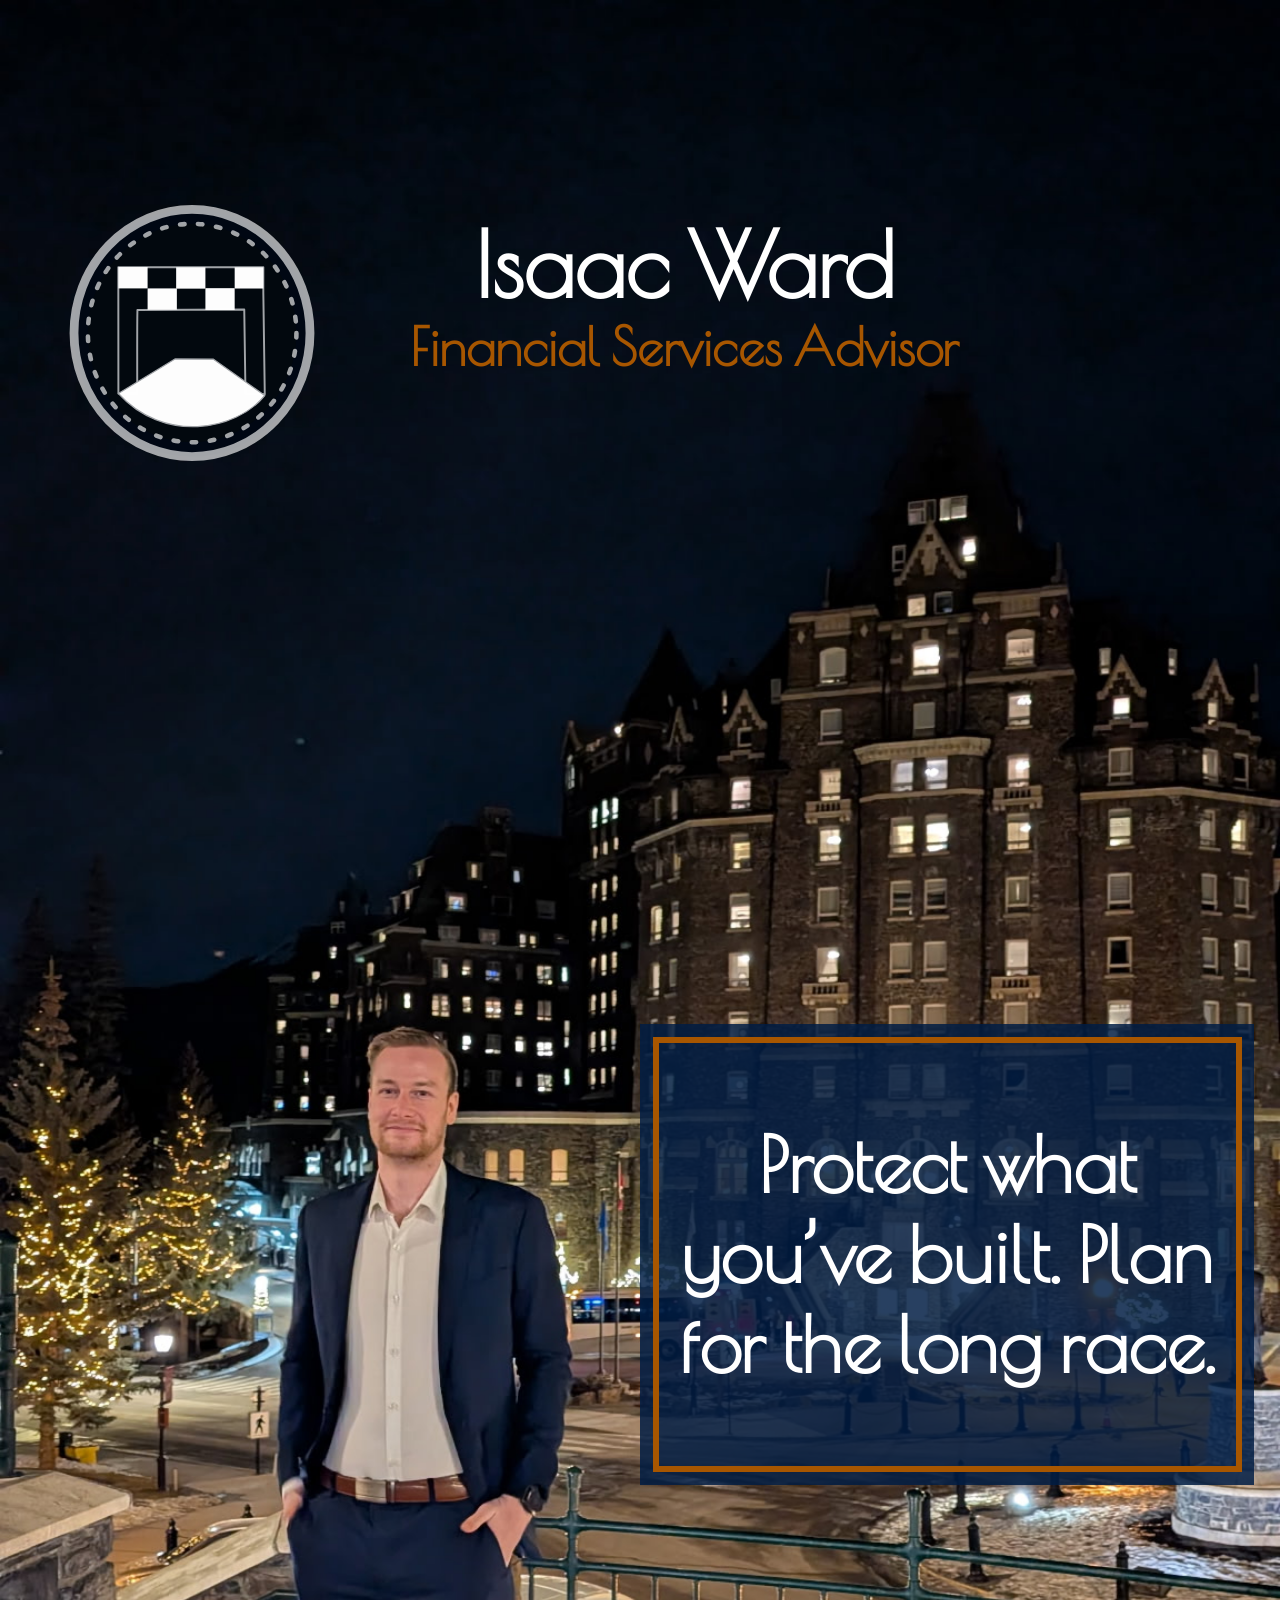
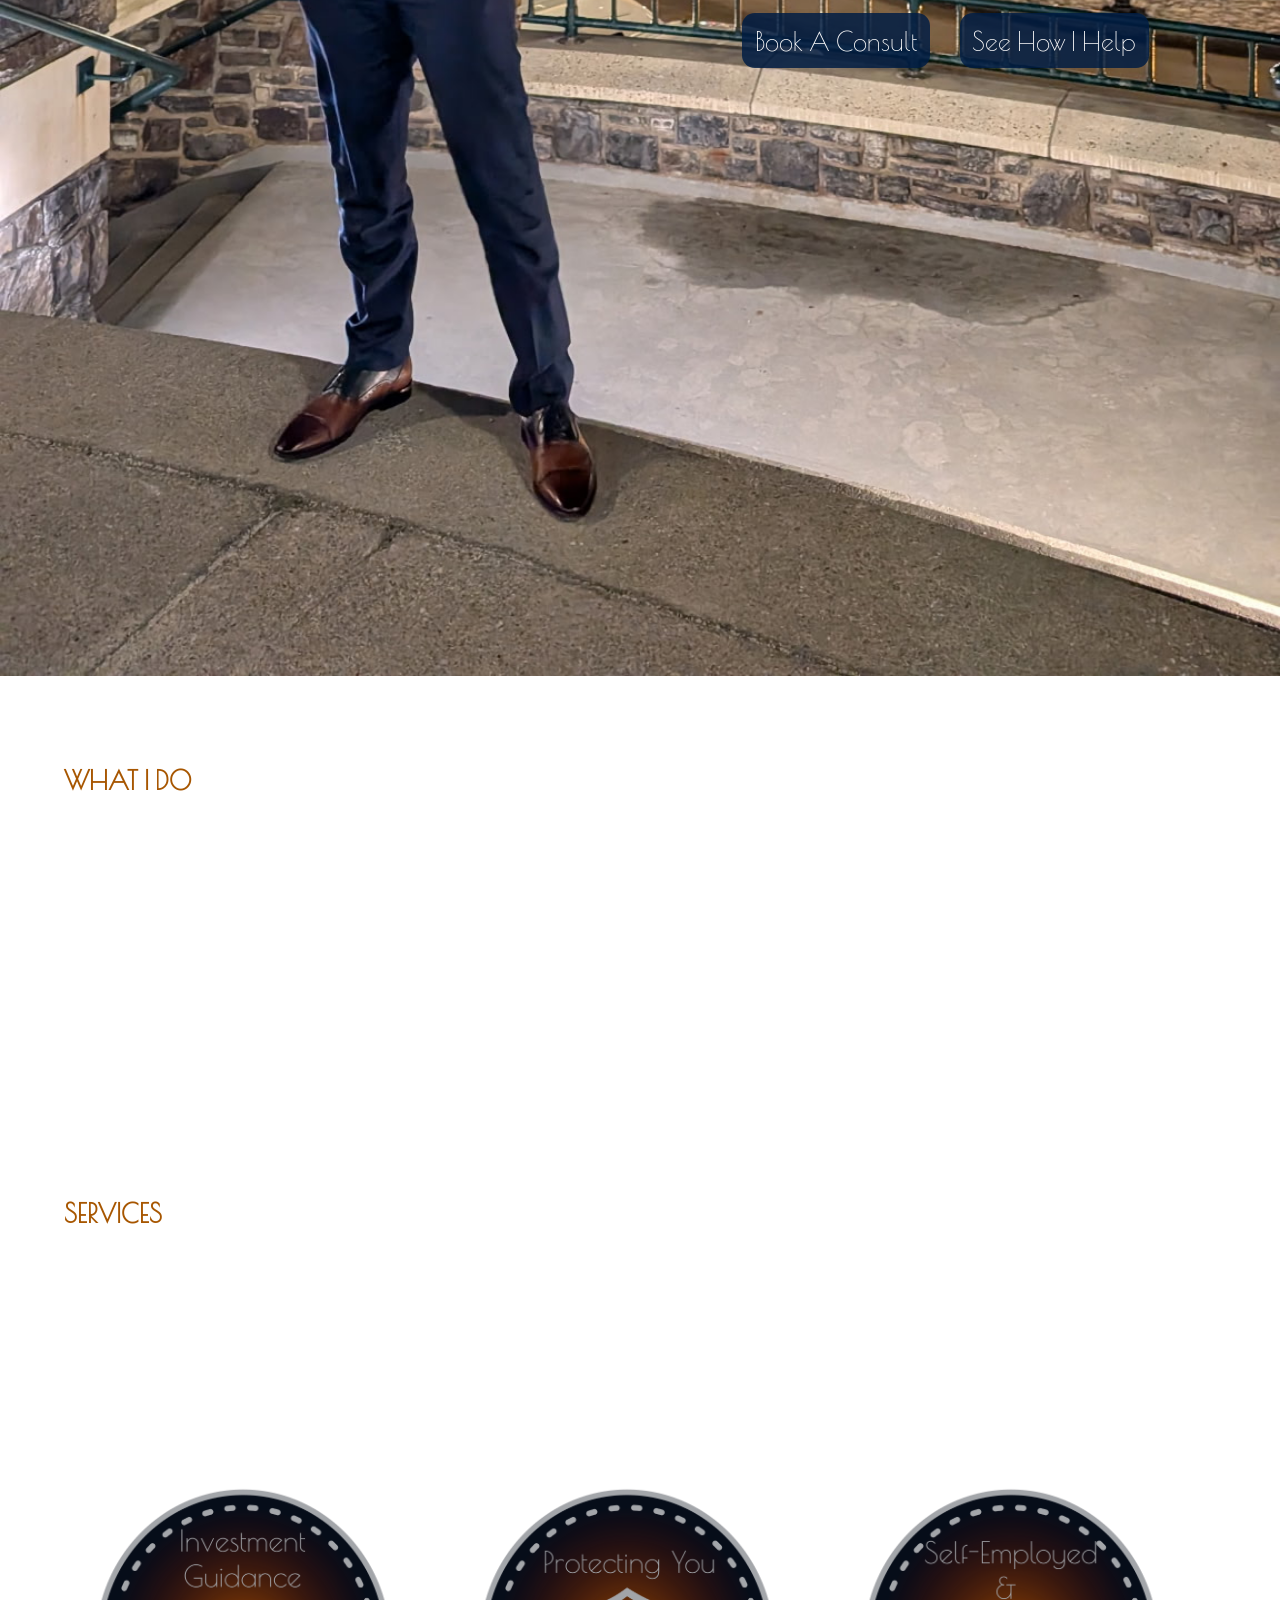
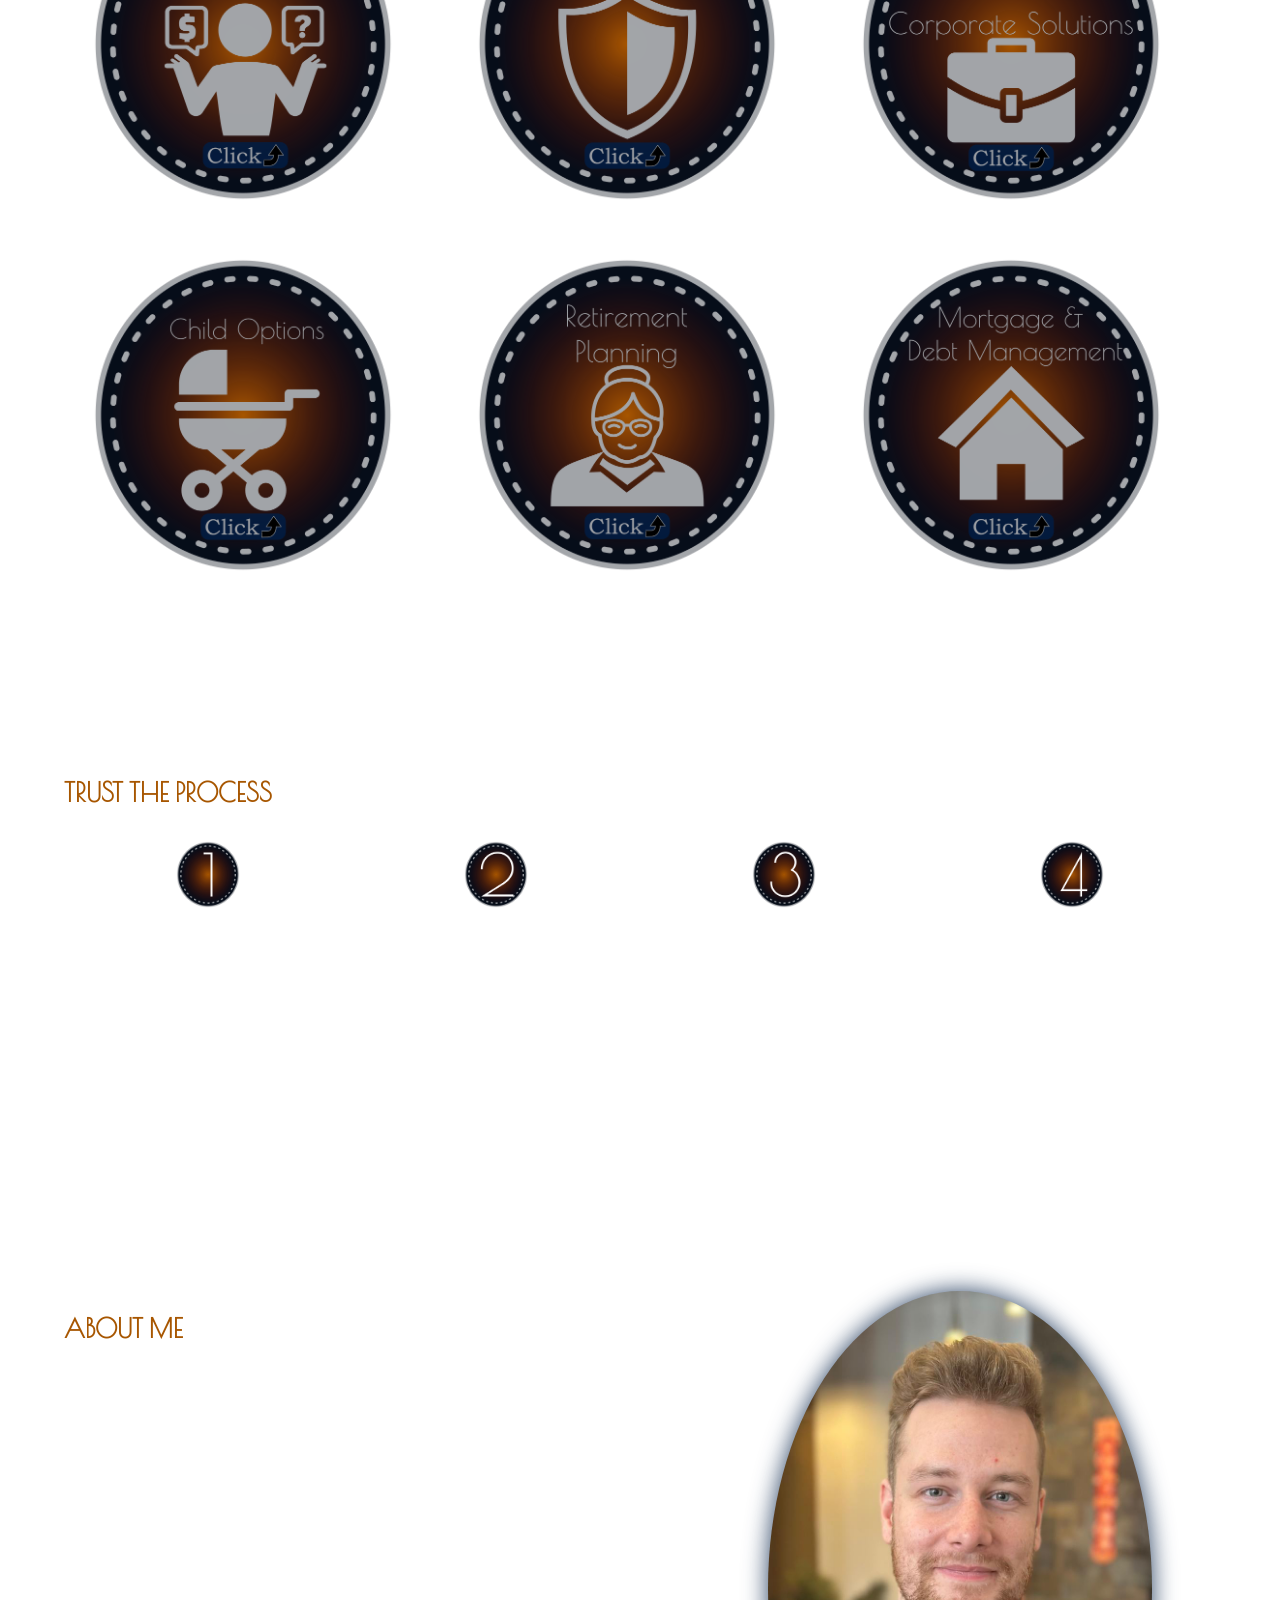
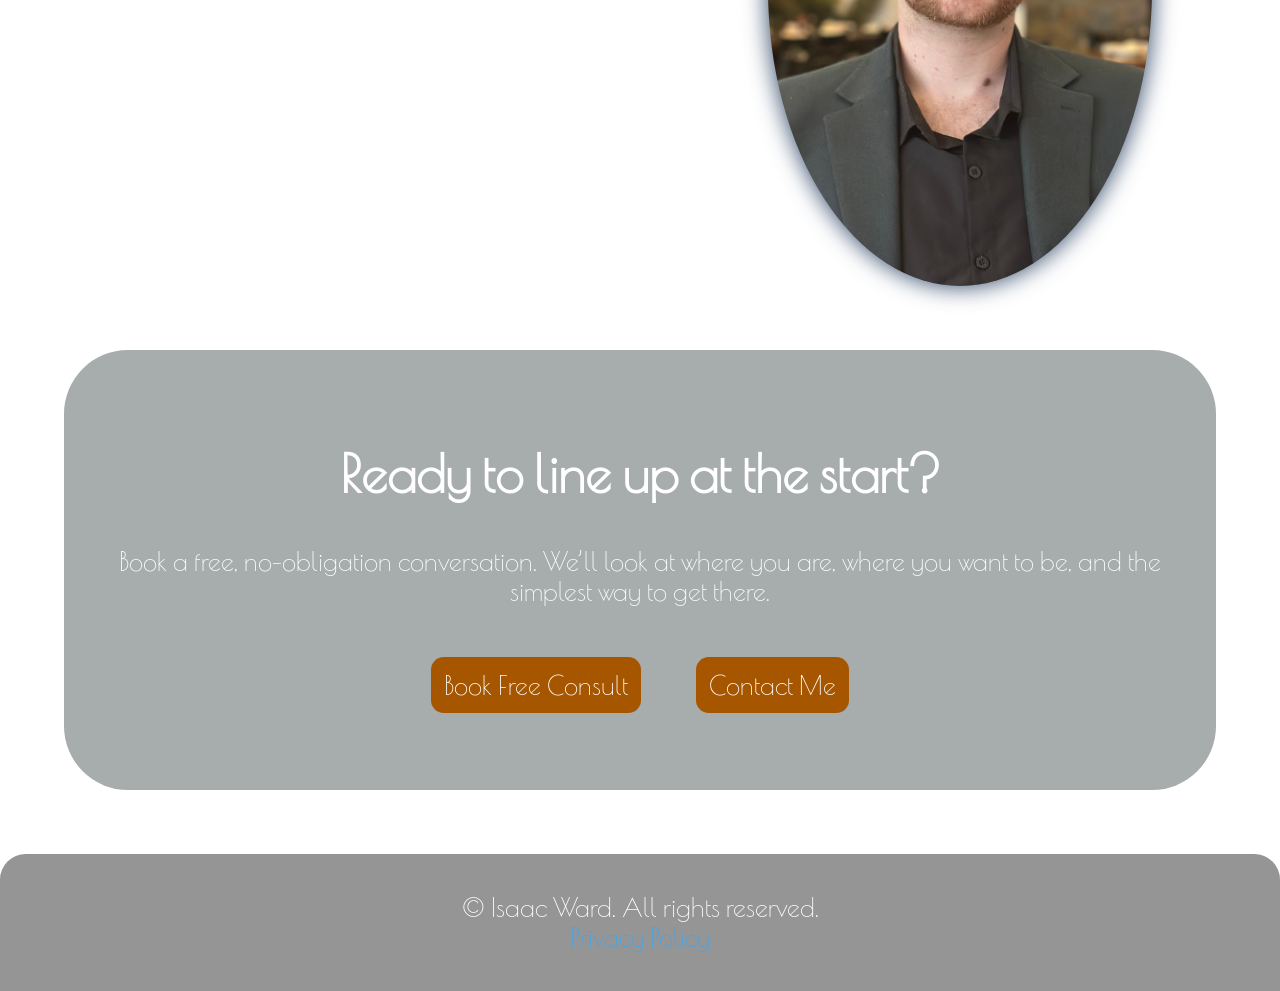
<file: index.html>
<!DOCTYPE html>
<html>
    <head>
        
        <meta name="viewport" content="width=device-width, initial-scale=1.0" charset="UTF-8">
        <!-- Meta-Tag for the page title -->
        <title>Isaac Ward - Financial Services</title>

        <!-- META  -->
        <meta charset='UTF-8'>
        <meta name="description" content="Isaac Ward offers one-on-one financial services to make sure your money goes the extra mile.">
        <meta name="robots" content="index, follow">
        <meta name="author" content="Streight Digital Solutions">
        <meta property="og:description" content="Isaac Ward offers one-on-one financial services to make sure your money goes the extra mile."/>
        <meta property="og:url" content="https://whatsapp.com"/>
        <meta property="og:image" href="images/logo.svg"/>
        <meta http-equiv="cache-control" content="no-cache">
        <meta http-equiv='expires' content='0'>
        <meta http-equiv='pragma' content='no-cache'>

        <!-- LINKS  -->
        <link rel="icon" type="image/png" href="images/favicon.png"/>
        <link rel="stylesheet" href="style.css">
        <link rel="preconnect" href="https://fonts.googleapis.com">
        <link rel="preconnect" href="https://fonts.gstatic.com" crossorigin>
        <link href="https://fonts.googleapis.com/css?family=Poiret+One" rel="stylesheet">

    </head>

    <!-- GOOGLE ANALYTICS -->
    <script async src="https://www.googletagmanager.com/gtag/js?id=G-CSK3P26JNR"></script>
    <script>
    window.dataLayer = window.dataLayer || [];
    function gtag(){dataLayer.push(arguments);}
    gtag('js', new Date());

    gtag('config', 'G-CSK3P26JNR');
    </script> 


    <body>
        <div class="popup-contact-form" id="popup">
            <button class="close-button" onclick="remove();">X</button>
            <form action="https://api.web3forms.com/submit" method="POST">
                <input type="hidden" name="access_key" value="33690d54-98e2-484e-ab76-43095d5ad2aa">
                <h1 class="form-headings">Name</h1>
                <input class="name" type="text" name="name" required>
                <h1 class="form-headings">Email</h1>
                <input class="email" type="email" name="email" required>
                <h1 class="form-headings">How can I help?</h1>
                <textarea class="message" name="message" required></textarea>
                <br>
                <button class="submit-button" type="submit">Submit</button>
                <div class="h-captcha" data-captcha="true" data-theme="dark"></div>
            </form>
        </div>
            <section class="hero-section">
                <div class="branding">
                    <img class="logo" src="images/logo.svg"></img>
                    <div class="heading">
                        <h1>Isaac Ward</h1>
                        <h2>Financial Services Advisor</h2>
                    </div>
                </div>
                <div class="hero-content">
                    <div class="hero-content-box">
                        <div class="hero-message-box">
                            <div class="hero-message">
                                <h1 class="slogan">Protect what you’ve built. Plan for the long race.</h1>
                            </div>        
                        </div>
                    </div>
                </div>

                <div class="cta-buttons">
                    <button class="cta-button"><a href="https://book.squareup.com/appointments/8s9frsb6zgdurt/location/L0Z0Q3N47YZYD/services/6T6W26VF574WSMZTQ42FX5QQ">Book A Consult</a></button>
                    <button class="cta-button"><a href="#services-section">See How I Help</a></button>
                </div>

                <img class="main-background-image" src="images/isaac1.jpg"></img>
            </section>

            <section class="about-section">
                <div class="about-text" id="about">
                    <h2>WHAT I DO</h2>
                    <h1>I help families go the distance with their money.</h1>
                    <p>Access to dozens of financial institutions and their 
                        products, so your plan is matched to you, not to one company’s
                         product shelf.</p>
                </div>
            </section>
            <img class="divider" src="images/checker.svg"></img>
            <section class="services-section" id="services-section">
                <div class="text">
                    <h2>SERVICES</h2>
                    <h1>Making your money go the extra mile.</h1>
                    <p> I come from a blue-collar background. I know what it’s like to work hard
                         for your money without knowing how to build a plan around it.</p>
                    
                        <div class="service-cards">
                            <div class="service-card">
                                <img class="coin-front" src="images/guidance.png"></img>
                                <img class="coin-back" src="images/guidance2.png"></img>
                            </div>
                            <div class="service-card">
                                <img class="coin-front" src="images/protect.png"></img>
                                <img class="coin-back" src="images/protect2.png"></img>
                            </div>
                            <div class="service-card">
                                <img class="coin-front" src="images/corporate.png"></img>
                                <img class="coin-back" src="images/corporate2.png"></img>
                            </div>
                            <div class="service-card">
                                <img class="coin-front" src="images/child.png"></img>
                                <img class="coin-back" src="images/child2.png"></img>
                            </div>
                            <div class="service-card">
                                <img class="coin-front" src="images/coin-retirement.png"></img>
                                <img class="coin-back" src="images/coin-retirement2.png"></img>
                            </div>
                            <div class="service-card">
                                <img class="coin-front" src="images/home.png"></img>
                                <img class="coin-back" src="images/home2.png"></img>
                            </div>

                        </div>
                </div>
            </section>
            <img class="divider" src="images/checker.svg"></img>
                <div class="process-section" id="about">
                    <h2>TRUST THE PROCESS</h2>
                    <div class="process-grid">
                        <div class="process-card">
                            <img class="step" src="images/1.png"><img>
                            <h1>Assess</h1>
                            <p>A relaxed conversation about your income, family, debts and goals.</p>
                        </div>
                        
                        <div class="process-card">
                            <img class="step" src="images/2.png"><img>
                            <h1>Plan</h1>
                            <p>I compare options across carriers and show you what fits and why.</p>
                        </div>
                        <div class="process-card">
                            <img class="step" src="images/3.png"><img>
                            <h1>Pace</h1>
                            <p>We set coverage and contributions you can sustain, not stretch to hit.</p>
                        </div>
                        <div class="process-card">
                            <img class="step" src="images/4.png"><img>
                            <h1>Finish</h1>
                            <p>Yearly check-ins keep your plan on track as life changes.</p>
                        </div>
                    </div>
                </div>
            </section>
            <img class="divider" src="images/checker.svg"></img>
            <section class="about-section">
                <div class="about-text">
                    
                    <h2>ABOUT ME</h2>

                    <p> I come from a blue-collar background. I know what it’s like to work hard
                         for your money without knowing how to build a plan around it.</p>

                    <p>I’ve seen what happens when people never learn the basics, and I’ve seen
                         what happens when families start early. That’s why I focus on education
                          first. I want you to understand your options, and I’m here for you when
                           things change.</p> 

                    <p>Swimming across Sproat Lake, finishing an Ironman, and running until I had
                         nothing left have all taught me that results come from steady pacing and
                          a plan you stick with. I bring that same discipline to your money, so it
                           goes the extra mile.</p>
                </div>
                <img class="profile-photo" src="images/isaac.svg"></img>
                
            </section>
            <section class="about-section">
                <div class="cta-text" id="about">

                    <h1>Ready to line up at the start?</h1>

                    <p>Book a free, no-obligation conversation. We’ll look at where you are, where you want to be, and the simplest way to get there.</p>
                    <button class="cta-button2"><a href="https://book.squareup.com/appointments/8s9frsb6zgdurt/location/L0Z0Q3N47YZYD/services/6T6W26VF574WSMZTQ42FX5QQ">Book Free Consult</a></button>
                    <button class="cta-button2" onclick="show();">Contact Me</button>
                </div>
                
            </section>
        <footer>
        <p class="copyright">© Isaac Ward. All rights reserved. 
            <br>
            <a class="inline-link" href="/policy.html">Privacy Policy</a>
        </p>
        </footer>

    </body>
    <!-- SCRIPTS  -->
    <script src="script.js" type="text/javascript"></script>
    <script src="https://web3forms.com/client/script.js" async defer></script>
</html>
</file>
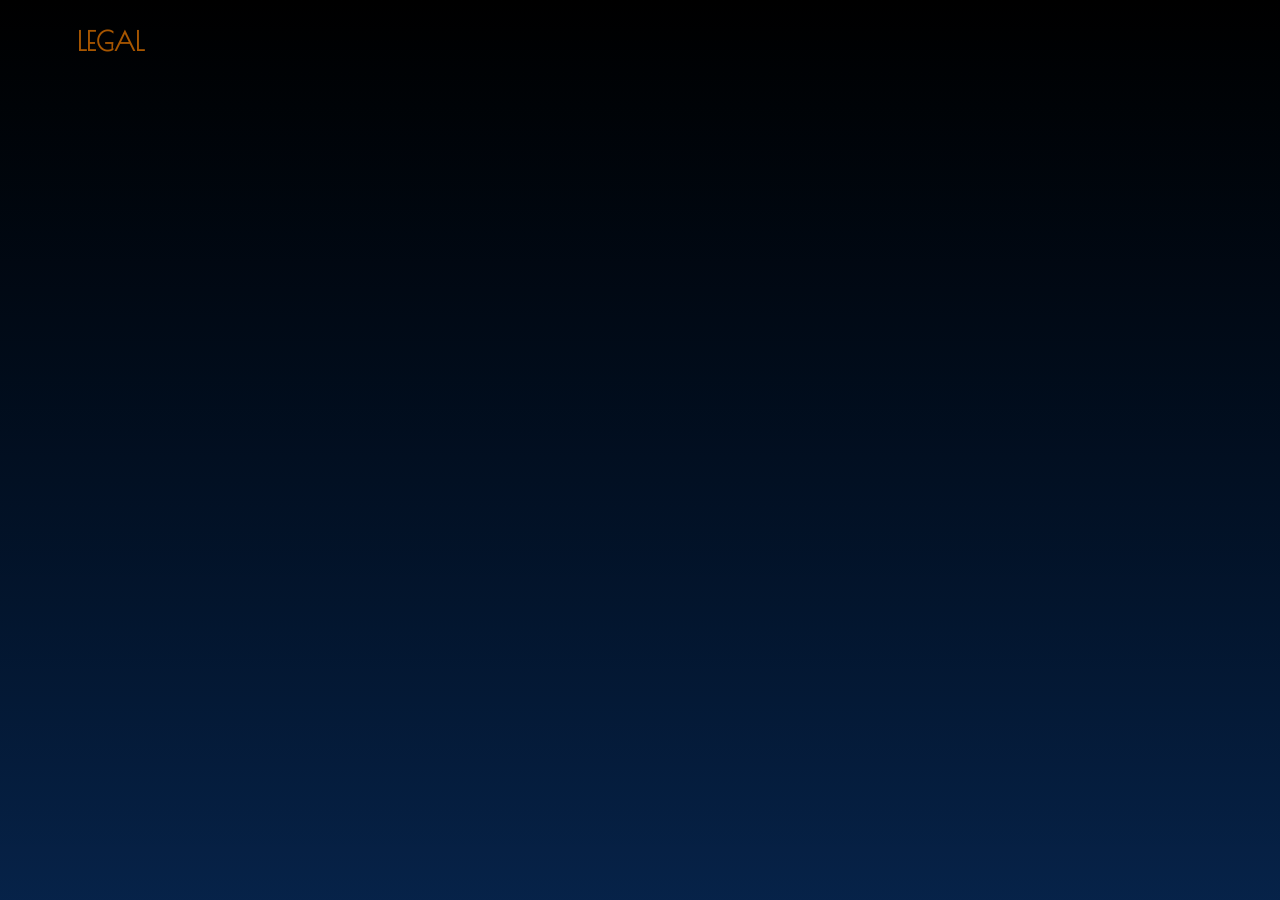
<file: policy.html>
<!DOCTYPE html>
<html>
    <head>
        
        <meta name="viewport" content="width=device-width, initial-scale=1.0" charset="UTF-8">
        <!-- Meta-Tag for the page title -->
        <title>Privacy Policy</title>

        <!-- META  -->
        <meta charset='UTF-8'>
        <meta name="description" content="Isaac Ward offers one-on-one financial services to make sure your money goes the extra mile.">
        <meta name="robots" content="index, follow">
        <meta name="author" content="Streight Digital Solutions">
        <meta property="og:description" content="Isaac Ward offers one-on-one financial services to make sure your money goes the extra mile."/>
        <meta property="og:url" content="https://whatsapp.com"/>
        <meta property="og:image" href="images/logo.svg"/>
        <meta http-equiv="cache-control" content="no-cache">
        <meta http-equiv='expires' content='0'>
        <meta http-equiv='pragma' content='no-cache'>

        <!-- LINKS  -->
        <link rel="icon" type="image/png" href="images/favicon.png"/>
        <link rel="stylesheet" href="style.css">
        <link rel="preconnect" href="https://fonts.googleapis.com">
        <link rel="preconnect" href="https://fonts.gstatic.com" crossorigin>
        <link href="https://fonts.googleapis.com/css?family=Poiret+One" rel="stylesheet">

    </head>

    <!-- GOOGLE ANALYTICS -->
    <script async src="https://www.googletagmanager.com/gtag/js?id=G-CSK3P26JNR"></script>
    <script>
    window.dataLayer = window.dataLayer || [];
    function gtag(){dataLayer.push(arguments);}
    gtag('js', new Date());

    gtag('config', 'G-CSK3P26JNR');
    </script>

     <body>
        <section class="privacy-section">
            <h2>LEGAL</h2>
            <div class="uc-privacy-policy"></div>   
        </section>
     </body>

     <!-- SCRIPTS  -->
    <script src="script.js" type="text/javascript"></script>
    <script src="https://web3forms.com/client/script.js" async defer></script>
    <script id="usercentrics-ppg" privacy-policy-id="e644c411-3171-4e17-8e63-ec2cafd446d4" data-language="en" src="https://policygenerator.usercentrics.eu/api/privacy-policy"></script>

</html>
</file>
<file: style.css>
/*----------------------------------------------------------------------------------------------------------------*/
/*--------------------------------------------   ROOT STYLES  ----------------------------------------------------*/
/*----------------------------------------------------------------------------------------------------------------*/

:root{
  --primary-color--: #001d44d7;
  --primary-color-transparent--: #00111158;
  --secondary-color--:#00326adb;
  --tertiary-color--: #a75600;
  --tertiary-color-transparent--:#a756007d;

  --primary-font-color--:#ffffff;
  --secondary-font-color--: #a75600;

  --primary-hover-color--:#018f7a;
  
  --primary-font--: "Poiret One", sans-serif;
  --secondary-font--:"Fira Sans", sans-serif;
}

/* RESOURCE: https://stackoverflow.com/questions/2869212/css3-gradient-background-set-on-body-doesnt-stretch-but-instead-repeats */
body,html{
    width: 100%;
    height: 100%;
    background: linear-gradient(#000000,#001d44d7);
    background-attachment: fixed;
    background-repeat: no-repeat;
    padding:0;
    margin:0;
    scroll-behavior: smooth;
    
}
.branding{
    margin-top:12vw;
    h1{
        font-family: var(--primary-font--);
        font-size: 7vw;
        margin: auto 0;
        justify-content: center;
        animation: fadeup 2s;
    }
    h2{
        font-size: 4vw;
        animation: fadeup 2s;
        margin:0;
    }
    position: absolute;
    display:flex;
    
}
a{
    text-decoration: none;
    color: #48a3e4;
}
.heading{
    justify-content: center;
    align-items: center;
    margin: auto 10vw;
}
.logo{
    position: relative;
    top:3vw;
    left:4vw;
    height: 20vw;
    width: 20vw;
    margin:1vw;
    animation: fadeup 2s;
    z-index: 0;
}
.main-background-image{
    margin:0;
    padding:0;
    width: 100%;
    height: 100%;
    z-index:-1;
}

.divider{
    width:100%;
}

/* TEXT & HEADINGS */
h1{
    color: var(--primary-font-color--);
    font-family: var(--primary-font--);
    font-size: 4vw;
}

h2{
    color: var(--secondary-font-color--);
    font-size: 2vw;
    font-family: var(--primary-font--);
}

p{
    color: var(--primary-font-color--);
    font-family: var(--primary-font--);
    font-size: 2vw;
}

.slogan{
    font-family: var(--primary-font--);
    color: var(--primary-font-color--);
    font-size: 6vw;
    animation: fadeup 5s;
    animation-trigger: view();
}

/*----------------------------------------------------------------------------------------------------------------*/
/*--------------------------------------------   SECTIONS  ----------------------------------------------------*/
/*----------------------------------------------------------------------------------------------------------------*/

/* HERO SECTION */
.hero-section{
    margin:0;
    display: block;
    justify-content: center;
    text-align: center;
}

.hero-content-box{
    position: absolute;
    margin:80% 2% 0% 50%;
}

/* RESOURCES: https://developer.mozilla.org/en-US/docs/Web/CSS/Guides/Animation_triggers/Using_scroll-triggered_animations */
.hero-message-box{
    font-family: var(--primary-font--);
    color: var(--primary-font-color--);
    z-index: 0;
    padding:1vw;
    background-color: var(--primary-color--);
    animation: fadeup 5s forwards;
    timeline-trigger-name: --t;
    timeline-trigger-source: view();
    animation-trigger: --t play-once;

}

.hero-message{
    padding:1vw;
    border: solid 0.5vw #a75600;
}

.cta-buttons{
    position: absolute;
    display: block;
    z-index: 0;
    margin:125% 2% 0% 57%;
    animation: fadeup 5s forwards;
    timeline-trigger-name: --t;
    timeline-trigger-source: view();
    animation-trigger: --t play-once;
}

.cta-button{
    a{
        text-decoration: none;
        color: var(--primary-font-color--);
    }
    padding:4vw;
    margin:1vw;
    font-family: var(--primary-font--);
    font-size: 2vw;
    border-radius: 1vw;
    border:none;
    padding:1vw;
    background-color: var(--primary-color--);
    color: var(--primary-font-color--);
    &:hover{
        background-color: var(--tertiary-color--);

    }
}

.cta-button2{
    a{
        text-decoration: none;
        color: var(--primary-font-color--);
    }
    padding:4vw;
    
    font-family: var(--primary-font--);
    font-size: 2vw;
    border-radius: 1vw;
    border:none;
    padding:1vw;
    background-color: var(--tertiary-color--);
    color: var(--primary-font-color--);
    &:hover{
        background-color: var(--primary-color--);
    }
}


/* ABOUT SECTION */
section{
    display: flex;
    text-align: center;
    margin:5vw;
}

.about-text{
    text-align: left;
    padding-right:2vw;
    animation: fadeup 5s forwards;
    timeline-trigger-name: --t;
    timeline-trigger-source: view();
    animation-trigger: --t play-once;
}

.text{
    a{
        text-decoration: none;
        color: #48a3e4;
    }
    text-align: left;
    animation: fadeup 5s forwards;
    timeline-trigger-name: --t;
    timeline-trigger-source: view();
    animation-trigger: --t play-once;
}

.profile-photo{
    margin:0vw 5vw;
    height:fit-content;
    width: 30vw;
    filter: drop-shadow(0 0 0.75rem var(--primary-color--));
    animation: fadeup 5s forwards;
    timeline-trigger-name: --t;
    timeline-trigger-source: view();
    animation-trigger: --t play-once;
}

.image-left{
    padding:4vw 4vw;
    display: flex;
    height:50%;
    width: 20%;
    border-radius:9vw;
}
/* PROCESS SECTION */
.process-section{
    margin:5vw;
    text-align: left;
    animation: fadeup 5s forwards;
    timeline-trigger-name: --t;
    timeline-trigger-source: view();
    animation-trigger: --t play-once;
}
.process-grid{
    h1{
        margin: 0;
    }
    p{
        justify-content: right;
    }
    justify-content: right;
    display:grid;
    grid-template-columns: repeat(auto-fill, minmax(25%, 0.9fr));
}
.process-card{
    align-items: center;
    text-align: center;
    margin:1vw;
}
.step{
    display: block;
    margin: 0 auto;
    width: 5vw;
}
.arrow{
    height: 8vw;
    margin:auto;
}
/* SERVICES SECTION */
.services-section{
    display: flex;
    text-align: center;
    margin:5vw;
}

.services-text{
    text-align: left;
    padding-right:2vw;
    animation: fadeup 5s forwards;
    timeline-trigger-name: --t;
    timeline-trigger-source: view();
    animation-trigger: --t play-once;
}
.service-cards{
    margin: 2vw auto;
    padding:0;
    justify-content: center;
    display: grid;
    grid-gap:0;
    grid-template-columns: repeat(auto-fill, minmax(30%, 0.9fr));
    
}

/* Sources:https://stackoverflow.com/questions/2027657/overlapping-elements-in-css  and https://www.youtube.com/watch?v=bhzBhbOJ5OE*/
.service-card{
    margin: 2vw;
    justify-content: center;
    position: relative;
    width:25vw;
    height: 25vw;
    align-items: center;
    
    &:hover{
        .coin-front{
            transition: transform 1.5s ease-in-out;
            transform: rotateY(-180deg);
        }
        .coin-back{
            transition: transform 1.5s ease-in-out;
            transform: rotateY(-0deg);
        }
    }

    .coin-front{
        position:absolute;
        backface-visibility: hidden;
        height:100%;
        z-index: 1;
        animation: glow 2s;
    }

    .coin-back{
        position:absolute;
        height:100%;
        z-index: 0;
        transform:rotateY(180deg);
        backface-visibility: hidden;
    }
}
/* CALL TO ACTION SECTION */

.cta-text{
    text-align: center;
    padding-right:2vw;
    background-color: var(--primary-color-transparent--);
    border-radius: 5vw;
    padding: 4vw;
    animation: fadeup 5s forwards;
    timeline-trigger-name: --t;
    timeline-trigger-source: view();
    animation-trigger: --t play-once;
    
}

/* CONTACT SECTION */
.popup-contact-form{
  visibility: hidden;
  position: absolute;
  justify-content: center;
  margin:390% 25%;
  width: 50vw;
  height: 40vw;
  text-align: center;
  border-radius:5vw;
  color: var(--primary-color--);
  background-color: #071624e9;
  z-index: 2;
  animation: fadeup 4s;

  h1{
    font-family: var(--primary-font--);
    color: var(--primary-font-color--);
    font-size: 2vw;
  }

  textarea,input{
    color: var(--primary-font-color--);
    background-color: var(--primary-color--);
    border-radius:2vw;
    font-family: var(--primary-font--);
    font-size: 5vw;
    width:40vw;
    height: 2vw;
  }
  button{
    font-family: var(--primary-font--);
    font-size:2vw;
    color: var(--primary-font-color--);
    background-color: var(--primary-color--);
    border-radius:5vw;
    margin-top:2vw;
    margin-bottom:1vw;
    &:hover{
        color: var(--primary-font-color--);
        background-color: var(--tertiary-color--);
    }
  }
}
.close-button{
    margin-left:90%;
}

footer{
    margin:2vw auto;
    padding:1vw 0;
    justify-content: center;
    width:100%;
    border-top-left-radius: 2vw;
    border-top-right-radius: 2vw;
    text-align: center;
    position:relative;
    background-color: #0000006a;
}
/*----------------------------------------------------------------------------------------------------------------*/
/*--------------------------------------------   PRIVACY POLICY  -------------------------------------------------*/
/*----------------------------------------------------------------------------------------------------------------*/
.privacy-section{
    margin:0;
    padding:0;
    h2{
        margin:2vw 6vw;
        text-align: left;
    }
}
.uc-privacy-policy{
    .privacy-meta-text{
        margin:0vw 4vw;
    }
    .privacy-table td {
        text-align: left;
        justify-content: center;
        height: fit-content;
        width: fit-content;
    }
    .privacy-content{
        width: 95%;
    }
    .privacy-title{
        font-size: 5vw;
        animation: fadeup 1s;
    }
    section,.privacy-section.gap-large{
        margin:0vw 4vw;
        animation: fadeup 1s;
        
    }
    height: fit-content;
    .uc-privacy-container,
    .privacy-table-container{
    width:100%;

    }
    .privacy-table-container{
    margin:2vw;
    width: fit-content;
    }
    .uc-privacy-container{
        border-radius: 5vw;
    }
    h1{
        font-size: 5vw;
        text-align: center;
        margin: 4vw 0vw;
    }
    h2{
    font-size: 4vw;
    }
    h3{
    font-size: 3vw;
    }
    h4{
    font-size: 2vw;
    }
    
    p,li.privacy-list-item,li.privacy-list-item strong,.privacy-text{
    font-size: 1.5vw;
    }
    .privacy-table th:nth-child(3), .privacy-table td:nth-child(3), .privacy-table th:nth-child(4), .privacy-table td:nth-child(4){
    width: fit-content;
    }
    .privacy-table th{
    width:fit-content;
    color:var(--primary-color--)

    }
  h1,p,ul,h2,h3,h4,li,th,td,tr,.privacy-table a{
    text-align: left;
    margin:0 2vw;
    font-family: var(--primary-font--);
    color: var(--primary-font-color--);
    text-decoration: none;
  }
  .privacy-table a{
    margin:0;
    font-size: 0.7vw;
  }

  td,tr,th{
    background-color: var(--primary-color--);
    color: var(--primary-font-color---);
    width: fit-content;
    padding:0;
  }
  .privacy-table th, .privacy-table td{
    color: var(--primary-font-color---);
    padding-left:0.2vw;
    width: fit-content;
    font-size: 1.4vw;
  }
  strong,span{
    color: var(--primary-font-color--);
    font-size: 1vw;
    padding:0;
  }
  .privacy-table{
    color:var(--primary-font-color---);
    background-color: #000000;
    
  }
  .privacy-table thead th {
    color:var(--primary-font-color--);
    width:fit-content;
  }
  li,.privacy-list-item{
    font-size: 1vw;
    padding:0;
    margin:0;
    width: fit-content;
  }
  font-family: var(--primary-font--);
  font: var(--primary-font-color--);
  position: relative;
  z-index: 1;

  .privacy-footer{
    margin-left: 5vw;
  }
  .privacy-meta-group,.privacy-meta-link{
    font-size: 1vw;
    font-family: var(--primary-font--);
    color:var(--primary-font-color--);
  }
  .privacy-meta-group strong,.privacy-meta-group span{
    font-size: 1vw;
    color:var(--primary-font-color--);
  }
}



/*----------------------------------------------------------------------------------------------------------------*/
/*--------------------------------------------   SCREEN SIZES  ---------------------------------------------------*/
/*----------------------------------------------------------------------------------------------------------------*/


/*-----------------------------------*/
/*----- 7680 X 4320 (8K Displays) ---*/
/*-----------------------------------*/

@media screen and (max-width: 7680px) {
  body{
    max-width: 7680px;
  }
}

/*-----------------------------------*/
/*--- 3840 X 2160 (4K Displays) -----*/
/*-----------------------------------*/

@media screen and (max-width: 3840px) {
  body{
    max-width: 3840px;
  }
    .cta-button2{ 
        margin:2vw;
    }  
}

/*-----------------------------------*/
/*-- 2560 X 1440 (2K/QHD Displays) --*/
/*-----------------------------------*/

@media screen and (max-width: 2560px) {
  body,html{
    max-width: 2560px;
  }

}

/*-----------------------------------*/
/*- 1920 X 1080 (Full HD Displays) --*/
/*-----------------------------------*/

@media screen and (max-width: 1920px) {
  body,html{
    max-width: 1920px;
  }
}


/*-----------------------------------*/
/*----- 1280 X 720 (HD Displays) ----*/
/*-----------------------------------*/

@media screen and (max-width: 1280px) {
  body,html{
    max-width: 1280px;
  }
}


/*-----------------------------------*/
/*----- 640 X 480 (SD Displays) -----*/
/*-----------------------------------*/

@media screen and (max-width: 640px) {
  body,html{
    max-width: 640px;
  }
}

/*------------------------------------*/
/*----------- Phone Displays ---------*/
/*------------------------------------*/

@media screen and (max-width: 600px) {

  body,html{
    max-width: 600px;
  }
  .divider{
    width:100%;
  }
  .branding{
    h1{
        font-size: 10vw;
        margin-top: 4vw;
   
    }
    h2{
        font-size: 5vw;
        margin:0;
    }
    position: absolute;
    display:flex;
    
}
.heading{
    justify-content: center;
    align-items: center;
    margin: auto 6vw;
}

  /* TEXT & HEADINGS */
    h1{
        font-size: 8vw;
    }

    h2{
        font-size: 4vw;
    }

    p{
        font-size: 5vw;
    }

    .slogan{
        font-size: 8vw;
       
    }
    .cta-buttons{
        margin:139% 3% 0% 50%;
    }
    .cta-button,.cta-button2{
        font-size: 6vw;
    }
    .cta-button2{
        align-self: center;
        margin:2vw;
    }
    .about-section{
        display:block;
    }
    .profile-photo{
        height:80vw;
        width:80vw;
        display:block;
        margin: 0vw auto;
    }
    .service-cards{
        grid-template-columns: repeat(auto-fill, minmax(100%, 0.4fr));
        
    }
    .service-card{
        width: 80vw;
        height: 80vw;
        margin:5vw 2vw;

        justify-content: center;
        text-align: left;
    }
    .coin-front,.coin-back{
        width: 80vw;
        padding: 0;
        margin:0;
    }
    .process-section{
    margin:5vw;
    text-align: left;
    animation: fadeup 2s;
    }
    .process-grid{
        h1{
            margin: 0;
        }
        p{
            justify-content: right;
        }
        justify-content: right;
        display:grid;
        grid-template-columns: repeat(auto-fill, minmax(60%, 1fr));
    }
    .process-card{
        align-items: center;
        text-align: center;
        margin:1vw;
    }
    .step{
        display: block;
        margin: 0 auto;
        width: 15vw;
    }
    .arrow{
        height: 8vw;
        margin:auto;
    }
 
    /* CONTACT SECTION */
    .popup-contact-form{
        margin:1270% 6.5%;
        width: 87vw;
        height: 128vw;
        .form-headings{
            margin:10vw;
            font-size: 8vw;
            margin: 0;
        }

        textarea,input{
            width:60vw;
            height:10vw;
            margin: 2vw;
        }
        button{
            margin-bottom:4vw;
            font-size:5vw;
        }
    }
    /*----------------------------------------------------------------------------------------------------------------*/
    /*--------------------------------------------   PRIVACY POLICY  -------------------------------------------------*/
    /*----------------------------------------------------------------------------------------------------------------*/
    .privacy-section{
        margin:0;
        padding:0;
        h2{
            margin:2vw 6vw;
            text-align: left;
        }
    }
    .uc-privacy-container.privacy-wrapper{
        padding:0;
    }
    
    .uc-privacy-policy{
        .privacy-meta-text{
            margin:0vw 2vw;
        }
        .privacy-table td {
            text-align: left;
            justify-content: center;
            height: fit-content;
            width: fit-content;
        }
        .privacy-content{
            width: 95%;
        }
        .privacy-title{
            font-size: 6vw;
            animation: fadeup 1s;
        }
        section,.privacy-section.gap-large{
            margin:0vw 4vw;
            animation: fadeup 1s;
            
        }
        height: fit-content;
        .uc-privacy-container,
        .privacy-table-container{
        width:100%;

        }
        .privacy-table-container{
        margin:2vw;
        width: fit-content;
        }
        .uc-privacy-container{
            border-radius: 5vw;
        }
        h1{
            font-size: 5vw;
            text-align: center;
            margin: 4vw 0vw;
        }
        h2{
        font-size: 4vw;
        }
        h3{
        font-size: 4vw;
        }
        h4{
        font-size: 4vw;
        }

        p,li.privacy-list-item,li.privacy-list-item strong,.privacy-text{
        font-size: 4vw;
        }
        .privacy-table th:nth-child(3), .privacy-table td:nth-child(3), .privacy-table th:nth-child(4), .privacy-table td:nth-child(4){
        width: fit-content;
        }
        .privacy-table th{
        width:fit-content;
        color:var(--primary-color--)

        }
        h1,p,ul,h2,h3,h4,li,th,td,tr,.privacy-table a{
        text-align: left;
        margin:0 2vw;
        font-family: var(--primary-font--);
        color: var(--primary-font-color--);
        text-decoration: none;
        }
        .privacy-table a{
        margin:0;
        font-size: 2vw;
        }

        td,tr,th{
        background-color: var(--primary-color--);
        color: var(--primary-font-color---);
        width: fit-content;
        padding:0;
        }

        .privacy-table th, .privacy-table td{
            line-height: 1.4;
        }
        .privacy-table th, .privacy-table td{
        color: var(--primary-font-color---);
        padding-left:0.2vw;
        width: fit-content;
        font-size: 2vw;
        }
        strong,span{
        color: var(--primary-font-color--);
        font-size: 1vw;
        padding:0;
        }
        .privacy-table{
        color:var(--primary-font-color---);
        background-color: #000000;

        }
        .privacy-table thead th {
        color:var(--primary-font-color--);
        width:fit-content;
        }
        li,.privacy-list-item{
        font-size: 1vw;
        padding:0;
        margin:0;
        width: fit-content;
        }
        font-family: var(--primary-font--);
        font: var(--primary-font-color--);
        position: relative;
        z-index: 1;

        .privacy-footer{
        margin-left: 5vw;
        }
        .privacy-meta-group,.privacy-meta-link{
        font-size: 1vw;
        font-family: var(--primary-font--);
        color:var(--primary-font-color--);
        }
        .privacy-meta-group strong,.privacy-meta-group span{
        font-size: 3vw;
        color:var(--primary-font-color--);
        }
    }
}
/*----------------------------------------------------------------------------------------------------------------*/
/*-------------------------------------   ANIMATIONS / TRANSITIONS  ----------------------------------------------*/
/*----------------------------------------------------------------------------------------------------------------*/

/* RESOURCES: https://www.youtube.com/watch?v=UmzFk68Bwdk */
@keyframes glow {
  from {
    text-shadow: 0 0 10px var(--tertiary-color--), 0 0 20px var(--tertiary-color--), 0 0 30px var(--tertiary-color--), 0 0 40px var(--tertiary-color--), 0 0 50px var(--tertiary-color--), 0 0 3vw var(--tertiary-color--), 0 0 4vw var(--tertiary-color--);
    filter: drop-shadow(0 0 0rem var(--tertiary-color--));
  }
  
  to {
    text-shadow: 0 0 20px var(--primary-color--), 0 0 30px var(--primary-color--) 0 0 40px var(--primary-color--) 0 0 50px var(--primary-color--) 0 0 60px var(--primary-color--) 0 0 70px var(--primary-color--) 0 0 80px var(--primary-color--);
    filter: drop-shadow(0 0 20rem var(--primary-color--));
  }
}

@keyframes flip-over {
  0% {
    transform: scale(0,1);
  }

  100% {
    transform: scale(0.9,1);
  }

}

@keyframes fade-in {
  0% {
    opacity: 0;
  }
  100% {
    opacity: 1;
  }

}

@keyframes fadeup {
  from {
    transform: translateY(100%); 
    opacity: 0;
  }
  to {
    opacity:1;
  }
}

@keyframes slide-up {
  from {
    opacity: 0;
  }
  to {
   transform: translateY(10vw); 
    opacity: 1;
  }

}
</file>
